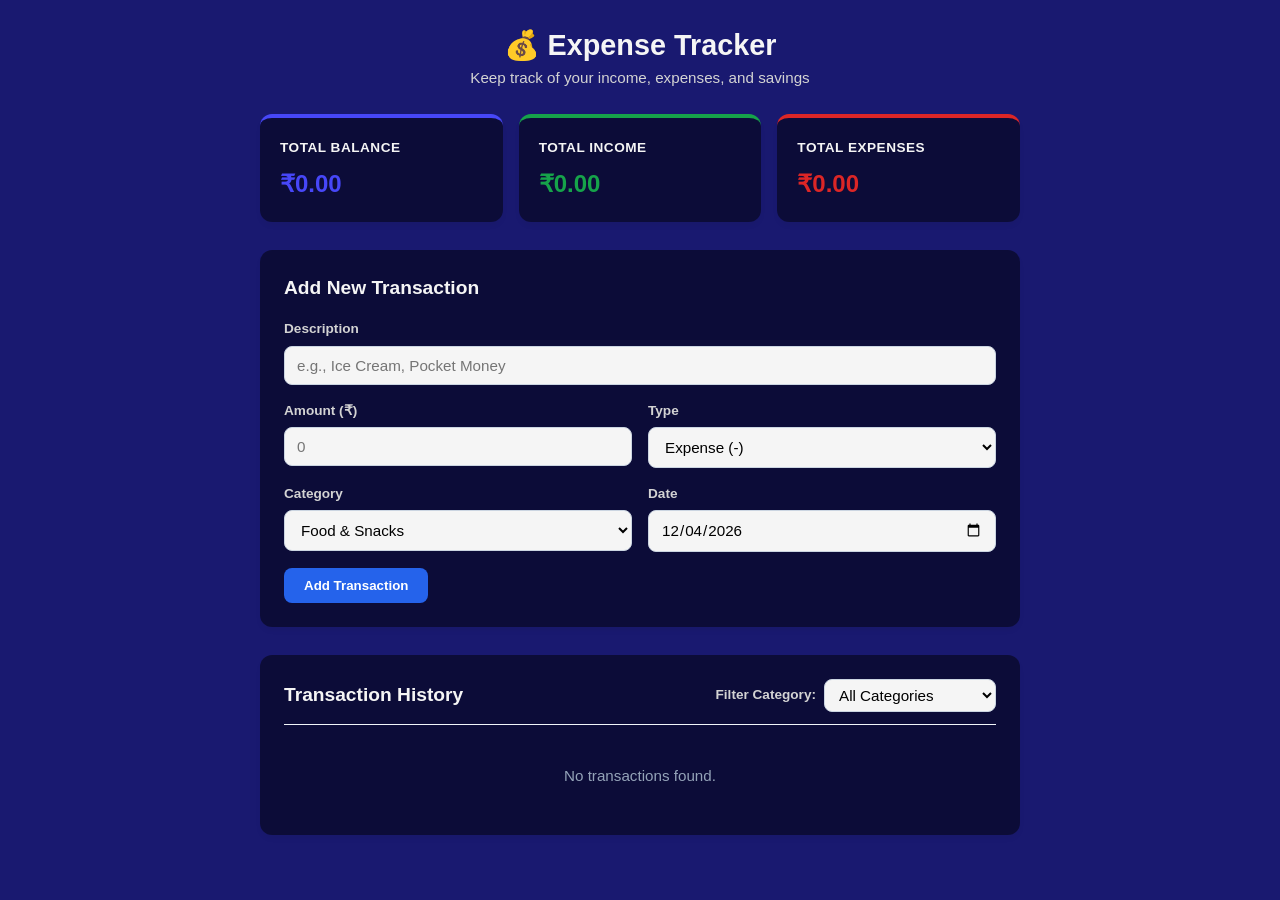
<file: Expense-Tracker/index.html>
<!DOCTYPE html>
<html lang="en">
<head>
  <meta charset="UTF-8">
  <meta name="viewport" content="width=device-width, initial-scale=1.0">
  <title>Expense Tracker</title>
  <link rel="stylesheet" href="style.css">
</head>
<body>
  <div class="container">
    <header>
      <h1>💰 Expense Tracker</h1>
      <p class="subtitle">Keep track of your income, expenses, and savings</p>
    </header>

    <!-- Step 1 & Requirement: Summary Cards -->
    <section class="summary-grid">
      <div class="card balance-card">
        <h3>Total Balance</h3>
        <p id="total-balance">₹0.00</p>
      </div>
      <div class="card income-card">
        <h3>Total Income</h3>
        <p id="total-income">₹0.00</p>
      </div>
      <div class="card expense-card">
        <h3>Total Expenses</h3>
        <p id="total-expense">₹0.00</p>
      </div>
    </section>

    <!-- Step 2: Input Form -->
    <section class="form-section" tabindex="0">
      <h2 id="form-heading">Add New Transaction</h2>
      <form id="transaction-form">
        <input type="hidden" id="edit-id" value="">

        <div class="form-group">
          <label for="description">Description</label>
          <input type="text" id="description" placeholder="e.g., Ice Cream, Pocket Money" required>
        </div>

        <div class="form-row">
          <div class="form-group">
            <label for="amount">Amount (₹)</label>
            <input type="number" id="amount" placeholder="0" min="0.01" step="any" required>
          </div>

          <div class="form-group">
            <label for="type">Type</label>
            <select id="type" required>
              <option value="expense">Expense (-)</option>
              <option value="income">Income (+)</option>
            </select>
          </div>
        </div>

        <div class="form-row">
          <div class="form-group">
            <label for="category">Category</label>
            <select id="category" required>
              <option value="Food & Snacks">Food & Snacks</option>
              <option value="Books & Stationery">Books & Stationery</option>
              <option value="Games & Toys">Games & Toys</option>
              <option value="Allowance / Gift">Allowance / Gift</option>
              <option value="Transport">Transport</option>
              <option value="Other">Other</option>
            </select>
          </div>

          <div class="form-group">
            <label for="date">Date</label>
            <input type="date" id="date" required>
          </div>
        </div>

        <div class="form-actions">
          <button type="submit" id="submit-btn" class="btn primary-btn">Add Transaction</button>
          <button type="button" id="cancel-btn" class="btn secondary-btn" style="display: none;">Cancel</button>
        </div>
      </form>
    </section>

    <!-- Step 3: Transaction History & Category Filter -->
    <section class="history-section" tabindex="0">
      <div class="history-header">
        <h2>Transaction History</h2>
        <div class="filter-box">
          <label for="filter-category">Filter Category:</label>
          <select id="filter-category">
            <option value="All">All Categories</option>
            <option value="Food & Snacks">Food & Snacks</option>
            <option value="Books & Stationery">Books & Stationery</option>
            <option value="Games & Toys">Games & Toys</option>
            <option value="Allowance / Gift">Allowance / Gift</option>
            <option value="Transport">Transport</option>
            <option value="Other">Other</option>
          </select>
        </div>
      </div>

      <ul id="transaction-list" class="transaction-list">
        <!-- Dynamic list entries will appear here -->
      </ul>
    </section>
  </div>

  <script src="script.js"></script>
</body>
</html>
</file>
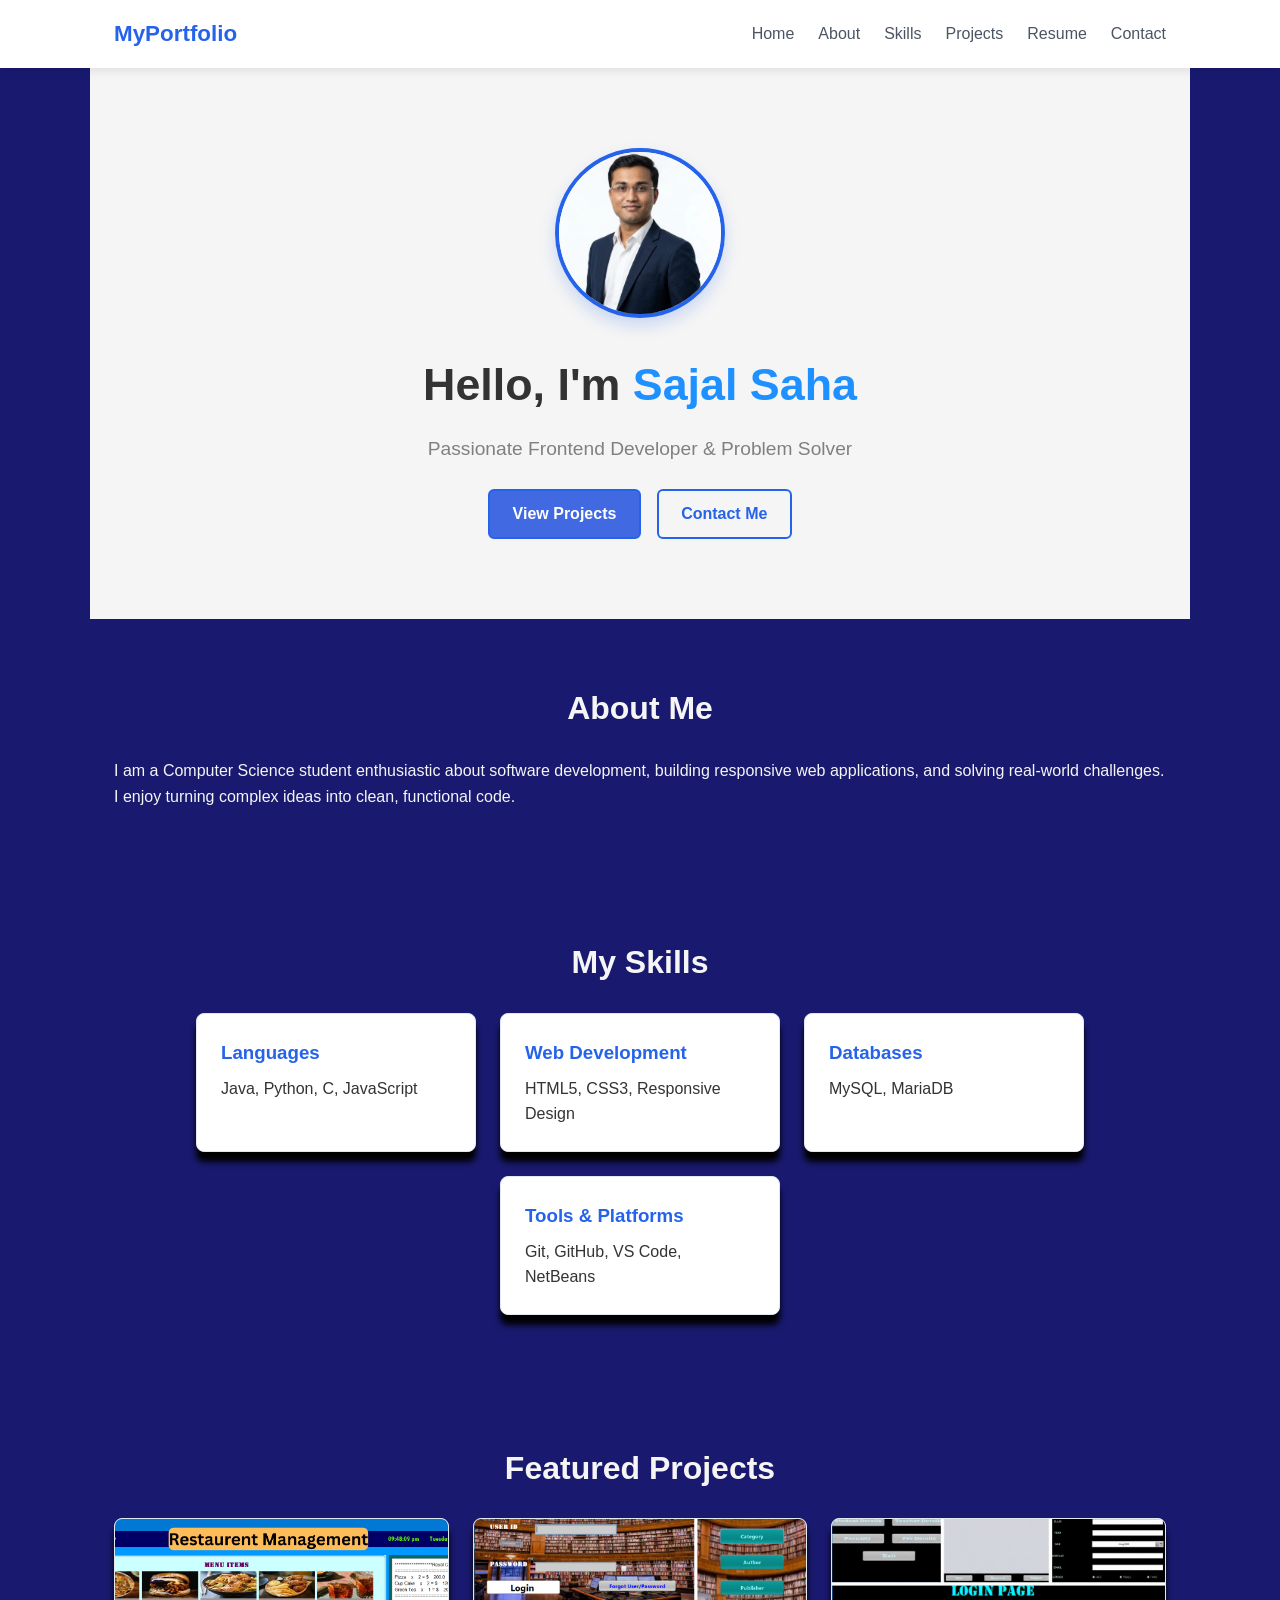
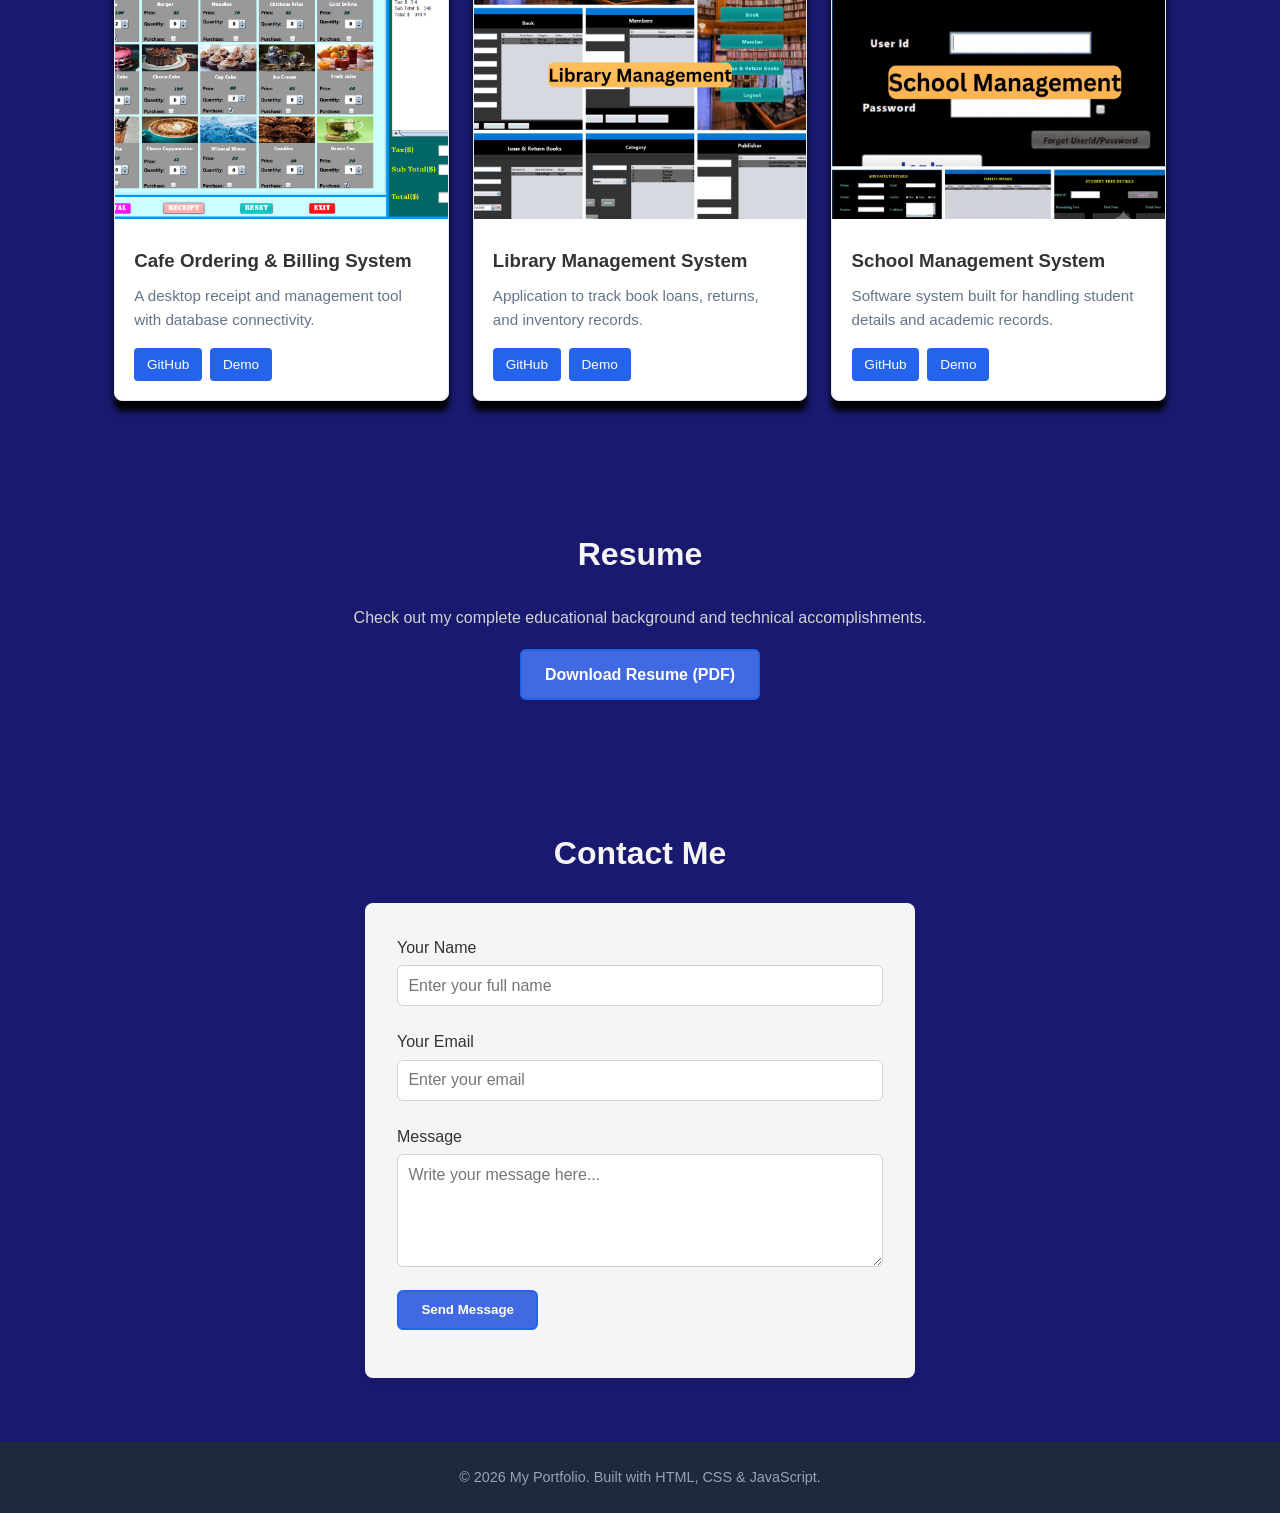
<file: portfolio/index.html>
<!DOCTYPE html>
<html lang="en">
<head>
  <meta charset="UTF-8" />
  <meta name="viewport" content="width=device-width, initial-scale=1.0" />
  <title>My Portfolio</title>
  <!-- Link to external CSS -->
  <link rel="stylesheet" href="styles.css" />
</head>
<body>

  <!-- Navigation Bar -->
  <header>
    <nav class="navbar">
      <div class="logo">MyPortfolio</div>
      
      <!-- Hamburger Icon for Mobile -->
      <div class="hamburger" id="hamburger-menu">
        <span></span>
        <span></span>
        <span></span>
      </div>

      <!-- Navigation Links -->
      <ul class="nav-links" id="nav-links">
        <li><a href="#home">Home</a></li>
        <li><a href="#about">About</a></li>
        <li><a href="#skills">Skills</a></li>
        <li><a href="#projects">Projects</a></li>
        <li><a href="#resume">Resume</a></li>
        <li><a href="#contact">Contact</a></li>
      </ul>
    </nav>
  </header>

 <!-- 1. Home / Hero Section -->
  <section id="home" class="section hero">
    <div class="hero-container">
      <div class="hero-image">
        <!-- Your profile picture -->
        <img src="assets/profile.png" alt="Profile Photo" onerror="this.src='https://placehold.co/180x180?text=Profile'" />
      </div>
      <div class="hero-content">
        <h1>Hello, I'm <span class="highlight">Sajal Saha</span></h1>
        <p>Passionate Frontend Developer & Problem Solver</p>
        <div class="hero-buttons">
          <a href="#projects" class="btn">View Projects</a>
          <a href="#contact" class="btn btn-outline">Contact Me</a>
        </div>
      </div>
    </div>
  </section>

  <!-- 2. About Section -->
  <section id="about" class="section">
    <h2>About Me</h2>
    <div class="about-container">
      <p>
        I am a Computer Science student enthusiastic about software development,
        building responsive web applications, and solving real-world challenges. 
        I enjoy turning complex ideas into clean, functional code.
      </p>
    </div>
  </section>

  <!-- 3. Skills Section -->
  <section id="skills" class="section">
    <h2>My Skills</h2>
    <div class="skills-grid">
      <div class="skill-card">
        <h3>Languages</h3>
        <p>Java, Python, C, JavaScript</p>
      </div>
      <div class="skill-card">
        <h3>Web Development</h3>
        <p>HTML5, CSS3, Responsive Design</p>
      </div>
      <div class="skill-card">
        <h3>Databases</h3>
        <p>MySQL, MariaDB</p>
      </div>
      <div class="skill-card">
        <h3>Tools & Platforms</h3>
        <p>Git, GitHub, VS Code, NetBeans</p>
      </div>
    </div>
  </section>

  <!-- 4. Projects Section -->
  <section id="projects" class="section">
    <h2>Featured Projects</h2>
    <div class="projects-grid">
      
      <!-- Project 1 -->
      <div class="project-card">
        <img src="assets/project1.png" alt="Restaurant Management Screenshot with multiple combinations of various types of Starters, Soups, Salads, Main courses, Side dishes, drinks and Desserts are displayed along with price details , quantities and reciept generation" onerror="this.src='https://placehold.co/400x220?text=Project+1'"  />
        <div class="project-info">
          <h3>Cafe Ordering & Billing System</h3>
          <p>A desktop receipt and management tool with database connectivity.</p>
          <div class="project-links">
            <a href="https://github.com/SajalSaha151202/netbeanPro/tree/main/Myproject1" target="_blank" class="btn-sm">GitHub</a>
            <a href="https://github.com/SajalSaha151202/netbeanPro/releases/tag/restaurant-v1.0/restaurant.exe" target="_blank" class="btn-sm btn-outline">Demo</a>
          </div>
        </div>
      </div>

      <!-- Project 2 -->
      <div class="project-card">
        <img src="assets/project2.png" alt="Library Management Screenshot where Authors, Publishers, Members and books information is displayed along with issuing and returning dates" onerror="this.src='https://placehold.co/400x220?text=Project+2'" />
        <div class="project-info">
          <h3>Library Management System</h3>
          <p>Application to track book loans, returns, and inventory records.</p>
          <div class="project-links">
            <a href="https://github.com/SajalSaha151202/netbeanPro/tree/main/Myproject5" target="_blank" class="btn-sm">GitHub</a>
            <a href="https://github.com/SajalSaha151202/netbeanPro/releases/tag/Library_v1.0/Myproject5.exe" target="_blank" class="btn-sm btn-outline">Demo</a>
          </div>
        </div>
      </div>

      <!-- Project 3 -->
      <div class="project-card">
        <img src="assets/project3.png" alt="School Management Screenshot where students, teachers, and faculties information is displayed along with fees details" onerror="this.src='https://placehold.co/400x220?text=Project+3'" />
        <div class="project-info">
          <h3>School Management System</h3>
          <p>Software system built for handling student details and academic records.</p>
          <div class="project-links">
            <a href="https://github.com/SajalSaha151202/netbeanPro/tree/main/MyProject3(pro)" target="_blank" class="btn-sm">GitHub</a>
            <a href="https://github.com/SajalSaha151202/netbeanPro/releases/tag/school_v1.0/Myproject3.exe" target="_blank" class="btn-sm btn-outline">Demo</a>
          </div>
        </div>
      </div>

    </div>
  </section>

  <!-- 5. Resume Section -->
  <section id="resume" class="section resume">
    <h2>Resume</h2>
    <p>Check out my complete educational background and technical accomplishments.</p>
    <!-- Download button for your PDF file -->
    <a href="assets/resume.pdf" download class="btn">Download Resume (PDF)</a>
  </section>

  <!-- 6. Contact Section -->
  <section id="contact" class="section">
    <h2>Contact Me</h2>
    <form id="contact-form" class="contact-form" novalidate>
      <div class="form-group">
        <label for="name">Your Name</label>
        <input type="text" id="name" name="name" placeholder="Enter your full name" required />
        <span class="error-msg" id="name-error"></span>
      </div>

      <div class="form-group">
        <label for="email">Your Email</label>
        <input type="email" id="email" name="email" placeholder="Enter your email" required />
        <span class="error-msg" id="email-error"></span>
      </div>

      <div class="form-group">
        <label for="message">Message</label>
        <textarea id="message" name="message" rows="5" placeholder="Write your message here..." required></textarea>
        <span class="error-msg" id="message-error"></span>
      </div>

      <button type="submit" class="btn">Send Message</button>
      <p class="success-msg" id="form-status"></p>
    </form>
  </section>

  <!-- Footer -->
  <footer>
    <p>&copy; 2026 My Portfolio. Built with HTML, CSS & JavaScript.</p>
  </footer>

  <!-- Link to external JavaScript -->
  <script src="script.js"></script>
</body>
</html>
</file>
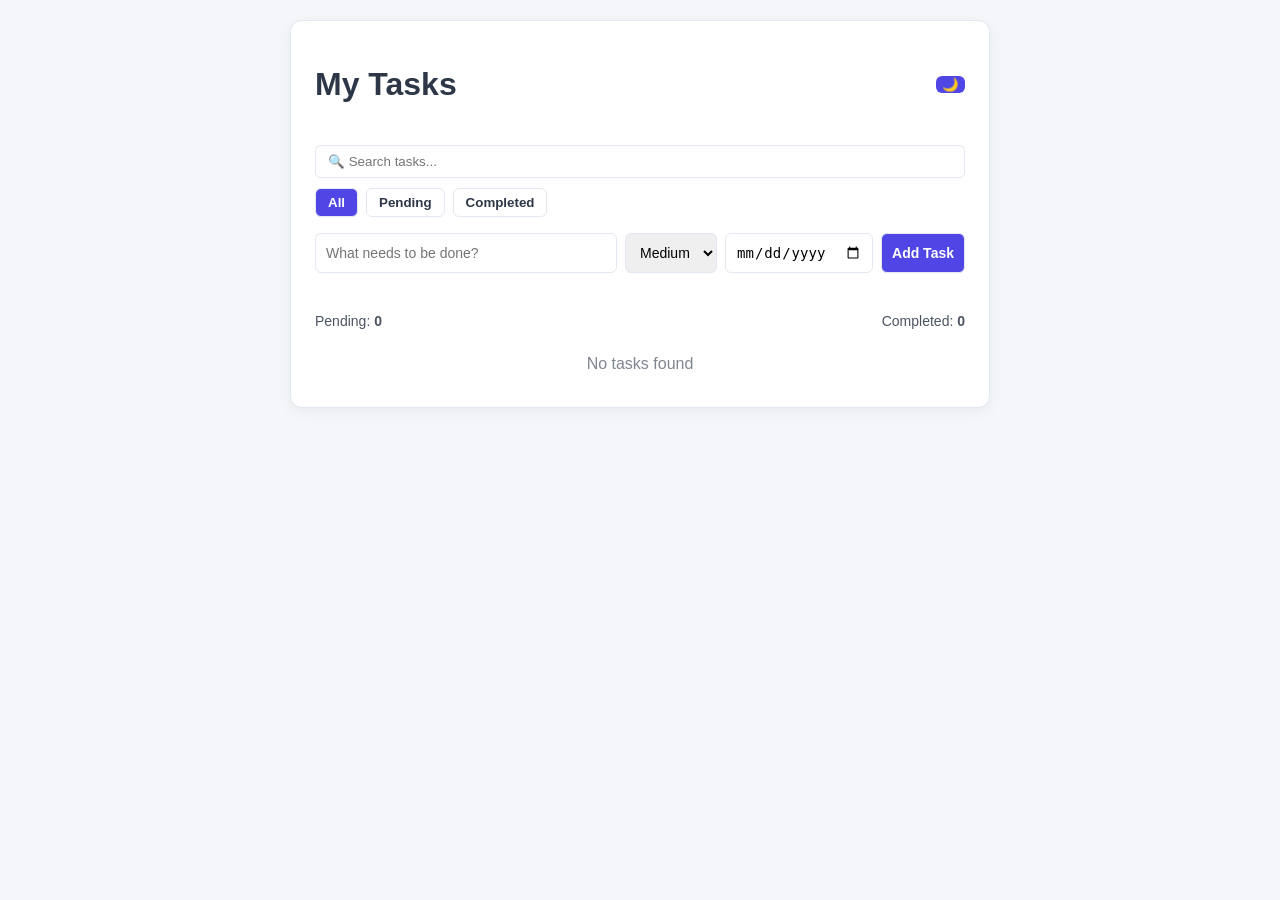
<file: Task-List-Application/index.html>
<!DOCTYPE html>
<html lang="en">
<head>
  <meta charset="UTF-8" />
  <meta name="viewport" content="width=device-width, initial-scale=1.0" />
  <title>Smart To-Do List</title>
  <link rel="stylesheet" href="style.css" />
</head>
<body>
  <div class="app-container">
    <header class="app-header">
      <h1>My Tasks</h1>
      <button id="themeToggleBtn" aria-label="Toggle Dark Mode">🌙</button>
    </header>

    <!-- Search & Filters -->
    <div class="search-filter-section">
      <input type="text" id="searchInput" placeholder="🔍 Search tasks..." />
      <div class="filter-buttons">
        <button class="filter-btn active" data-filter="all">All</button>
        <button class="filter-btn" data-filter="pending">Pending</button>
        <button class="filter-btn" data-filter="completed">Completed</button>
      </div>
    </div>

    <!-- Task Form -->
    <form id="taskForm">
      <div class="input-group">
        <input type="text" id="taskInput" placeholder="What needs to be done?" />
        <select id="prioritySelect">
          <option value="Low">Low</option>
          <option value="Medium" selected>Medium</option>
          <option value="High">High</option>
        </select>
        <input type="date" id="dueDateInput" />
        <button type="submit" id="submitTaskBtn">Add Task</button>
      </div>
      <p id="errorMessage" class="error-msg"></p>
    </form>

    <!-- Task Counters / Stats -->
    <div class="task-stats">
      <span>Pending: <strong id="pendingCount">0</strong></span>
      <span>Completed: <strong id="completedCount">0</strong></span>
    </div>

    <!-- Task List -->
    <ul id="taskList" class="task-list"></ul>
  </div>

  <script src="app.js"></script>
</body>
</html>
</file>
<file: Expense-Tracker/style.css>
* {
  margin: 0;
  padding: 0;
  box-sizing: border-box;
  font-family: -apple-system, BlinkMacSystemFont, "Segoe UI", Roboto, Oxygen, Ubuntu, Cantarell, sans-serif;
}

body {
  background-color: midnightblue;
  color: lightgrey;
  padding: 24px 16px;
  line-height: 1.5;
}

.container {
  max-width: 760px;
  margin: 0 auto;
}

header {
  text-align: center;
  margin-bottom: 24px;
}

header h1 {
  font-size: 1.8rem;
  color: whitesmoke;
}

.subtitle {
  color: lightgrey;
  font-size: 0.95rem;
}

/* Summary Cards */
.summary-grid {
  display: grid;
  grid-template-columns: repeat(auto-fit, minmax(200px, 1fr));
  gap: 16px;
  margin-bottom: 28px;
}

.card {
  background-color: rgba(0,0,0,0.5);

  padding: 20px;
  border-radius: 12px;
  box-shadow: 0 4px 6px -1px rgba(0, 0, 0, 0.05);
  border-top: 4px solid #94a3b8;
}

.card h3 {
  font-size: 0.85rem;
  text-transform: uppercase;
  letter-spacing: 0.5px;
  color: whitesmoke;
  margin-bottom: 8px;
}

.card p {
  font-size: 1.5rem;
  font-weight: 700;
}

.balance-card { border-top-color: rgb(71, 71, 248); }
.balance-card p { color: rgb(71, 71, 248); }

.income-card { border-top-color: #16a34a; }
.income-card p { color: #16a34a; }

.expense-card { border-top-color: #dc2626; }
.expense-card p { color: #dc2626; }

/* Form Section */
.form-section {
  background-color:  rgba(0,0,0,0.5);
  padding: 24px;
  border-radius: 12px;
  box-shadow: 0 4px 6px -1px rgba(0, 0, 0, 0.05);
  margin-bottom: 28px;
  
 }
 .form-section:focus-within {
    transform: scale(1.02);
   box-shadow: 0 10px 25px rgba(255,255,255,0.35);
  }

.form-section h2 {
  font-size: 1.2rem;
  margin-bottom: 16px;
  color: whitesmoke;
}

.form-group {
  margin-bottom: 16px;
  flex: 1;
}

.form-row {
  display: flex;
  gap: 16px;
}

label {
  display: block;
  font-size: 0.85rem;
  font-weight: 600;
  margin-bottom: 6px;
  color: lightgrey;
}

input, select {
  width: 100%;
  padding: 10px 12px;
  border: 1px solid #cbd5e1;
  border-radius: 8px;
  font-size: 0.95rem;
  outline: none;
  background-color:whitesmoke;
}

input:focus, select:focus {
  border-color: #2563eb;
}

.form-actions {
  display: flex;
  gap: 12px;
}

.btn {
  padding: 10px 20px;
  border: none;
  border-radius: 8px;
  font-weight: 600;
  cursor: pointer;
  transition: opacity 0.2s ease;
}

.btn:hover {
  opacity: 0.9;
}

.primary-btn {
  background-color: #2563eb;
  color: #ffffff;
}

.secondary-btn {
  background-color: #94a3b8;
  color: #ffffff;
}

/* History Section */
.history-section {
  background-color:  rgba(0,0,0,0.5);
  padding: 24px;
  border-radius: 12px;
  box-shadow: 0 4px 6px -1px rgba(0, 0, 0, 0.05);
  
}
.history-section:focus-within {
    transform: scale(1.02);
   box-shadow: 0 10px 25px rgba(255,255,255,0.35);
  }

.history-header {
  display: flex;
  justify-content: space-between;
  align-items: center;
  flex-wrap: wrap;
  gap: 12px;
  margin-bottom: 16px;
  padding-bottom: 12px;
  border-bottom: 1px solid #f1f5f9;
}

.history-header h2 {
  font-size: 1.2rem;
  color:whitesmoke;
}

.filter-box {
  display: flex;
  align-items: center;
  gap: 8px;
}

.filter-box label {
  margin-bottom: 0;
}

.filter-box select {
  width: auto;
  padding: 6px 10px;
}

/* Transaction List Items */
.transaction-list {
  list-style: none;
}

.transaction-item {
  display: flex;
  justify-content: space-between;
  align-items: center;
  padding: 14px 16px;
  background-color: #f8fafc;
  border-radius: 8px;
  margin-bottom: 10px;
  border-left: 5px solid #cbd5e1;
}

.transaction-item.income {
  border-left-color: #16a34a;
}

.transaction-item.expense {
  border-left-color: #dc2626;
}

.item-details strong {
  display: block;
  font-size: 1rem;
  color: #1e293b;
}

.item-details span {
  font-size: 0.8rem;
  color: #64748b;
}

.item-action-wrap {
  display: flex;
  align-items: center;
  gap: 14px;
}

.item-amount {
  font-weight: 700;
  font-size: 1rem;
}

.item-amount.income {
  color: #16a34a;
}

.item-amount.expense {
  color: #dc2626;
}

.action-btn {
  background: none;
  border: none;
  cursor: pointer;
  font-size: 0.85rem;
  font-weight: 600;
}

.edit-btn {
  color: #2563eb;
}

.delete-btn {
  color: #ef4444;
}

.empty-state {
  text-align: center;
  padding: 24px;
  color: #94a3b8;
  font-size: 0.95rem;
}

/* Mobile responsive layout */
@media (max-width: 600px) {
  .form-row {
    flex-direction: column;
    gap: 0;
  }

  .history-header {
    flex-direction: column;
    align-items: flex-start;
  }

  .filter-box {
    width: 100%;
    justify-content: space-between;
  }

  .filter-box select {
    flex: 1;
  }
}
</file>
<file: portfolio/styles.css>
/* Global Reset & Smooth Scroll */
* {
  margin: 0;
  padding: 0;
  box-sizing: border-box;
  font-family: 'Segoe UI', Tahoma, Geneva, Verdana, sans-serif;
}

html {
  scroll-behavior: smooth;
}

body {
  line-height: 1.6;
  color: #333;
  background-color: midnightblue;
}

/* Navigation Bar */
header {
  position: sticky;
  top: 0;
  background-color: #ffffff;
  box-shadow: 0 2px 10px rgba(0, 0, 0, 0.1);
  z-index: 1000;
}

.navbar {
  display: flex;
  justify-content: space-between;
  align-items: center;
  max-width: 1100px;
  margin: 0 auto;
  padding: 1rem 1.5rem;
}

.logo {
  font-size: 1.4rem;
  font-weight: 700;
  color: #2563eb;
}

.nav-links {
  display: flex;
  list-style: none;
  gap: 1.5rem;
}

.nav-links a {
  text-decoration: none;
  color: #4b5563;
  font-weight: 500;
  transition: color 0.2s ease;
}

.nav-links a:hover {
  outline: 2px solid lightgreen;
  color: lightgreen;
}

/* Mobile Hamburger */
.hamburger {
  display: none;
  flex-direction: column;
  cursor: pointer;
  gap: 5px;
}

.hamburger span {
  width: 25px;
  height: 3px;
  background-color: #333;
  border-radius: 2px;
}

/* Sections Common Style */
.section {
  max-width: 1100px;
  margin: 0 auto;
  padding: 4rem 1.5rem;
  
}

.section h2 {
  font-size: 2rem;
  margin-bottom: 1.5rem;
  text-align: center;
  color: whitesmoke;
}

/* Hero Section */
.hero {
  
  padding: 5rem 1.5rem;
  background: white;
}
.hero-container {
  display: flex;
  flex-direction: column;
  align-items: center;
  justify-content: center;
  gap: 1.5rem;
  text-align: center;
}

.hero-image img {
  width: 170px;
  height: 170px;
  border-radius: 50%; /* Makes the image a perfect circle */
  object-fit: cover;   /* Prevents the image from stretching */
  border: 4px solid #2563eb; /* Clean blue outline */
  box-shadow: 0 8px 16px rgba(37, 99, 235, 0.2);
  transition: transform 0.3s ease;
} 

.hero h1 {
  font-size: 2.8rem;
  margin-bottom: 0.8rem;
}

.highlight {
  color: dodgerblue;
}

.hero p {
  font-size: 1.2rem;
  color: grey;
  margin-bottom: 1.5rem;
}

.hero-buttons {
  display: flex;
  justify-content: center;
  gap: 1rem;
}
.hero-image img:hover {
  transform: scale(1.05); /* Slight zoom on hover */
}

/* Buttons */
.btn {
  display: inline-block;
  background-color: royalblue;
  color: white;
  padding: 0.65rem 1.4rem;
  border-radius: 6px;
  text-decoration: none;
  font-weight: 600;
  border: 2px solid #2563eb;
  cursor: pointer;
  transition: background-color 0.2s ease;
}

.btn:hover {
  background-color: #1d4ed8;
}

.btn-outline {
  background-color: transparent;
  color: #2563eb;
}

.btn-outline:hover {
  background-color: #2563eb;
  color: #ffffff;
}

.btn-sm {
  font-size: 0.85rem;
  padding: 0.35rem 0.8rem;
  text-decoration: none;
  border-radius: 4px;
  background-color: #2563eb;
  color: #fff;
}

/* Grids: Skills & Projects */
.skills-grid, .projects-grid {
  display: grid;
  grid-template-columns: repeat(auto-fit, minmax(260px, 1fr));
  gap: 1.5rem;
  margin-top: 1.5rem;
}
.skills-grid{
    display:flex;
    flex-wrap:wrap;justify-content:center;
    gap:24px;
}
.skill-card, .project-card {
  background-color: #ffffff;
  border-radius: 8px;
  box-shadow: 0 10px 6px black;
  overflow: hidden;
  border: 1px solid #e2e8f0;
  transition: transform 0.3s ease, box-shadow 0.3s ease;
}

.skill-card {
  padding: 1.5rem;
 width: 280px;
 text-align:left;
}

.skill-card h3 {
  margin-bottom: 0.5rem;
  color: #2563eb;
}

/* Project Card Hover Animation */
.project-card:hover {
  transform: translateY(-5px);
  box-shadow: 0 10px 20px rgba(0, 0, 0, 0.12);
}

.project-card img {
  width: 100%;
  height: 300px;
  object-fit: cover;
}

.project-info {
  padding: 1.2rem;
}

.project-info h3 {
  margin-bottom: 0.5rem;
}

.project-info p {
  font-size: 0.95rem;
  color: #64748b;
  margin-bottom: 1rem;
}

.project-links {
  display: flex;
  gap: 0.5rem;
}

/* Resume */
.resume {
  text-align: center;
}

.resume p {
  margin-bottom: 1.2rem;
  color: lightgrey;
}

/* Contact Form */
.contact-form {
  max-width: 550px;
  margin: 0 auto;
  background-color: #ffffff;
  padding: 2rem;
  border-radius: 8px;
  box-shadow: 0 4px 6px rgba(0, 0, 0, 0.05);
}

.form-group {
  margin-bottom: 1.2rem;
  display: flex;
  flex-direction: column;
}

.form-group label {
  margin-bottom: 0.3rem;
  font-weight: 500;
}

.form-group input, .form-group textarea {
  padding: 0.65rem;
  border: 1px solid #cbd5e1;
  border-radius: 6px;
  font-size: 1rem;
  outline: none;
}

.form-group input:focus, .form-group textarea:focus {
  border-color: #2563eb;
}

.error-msg {
  color: #dc2626;
  font-size: 0.85rem;
  margin-top: 0.25rem;
}

.success-msg {
  color: #16a34a;
  font-size: 0.95rem;
  margin-top: 1rem;
  text-align: center;
}

/* Footer */
footer {
  text-align: center;
  padding: 1.5rem;
  background-color: #1e293b;
  color: #94a3b8;
  font-size: 0.9rem;
}
#about{color:whitesmoke;}
#contact-form{background-color:whitesmoke;}
#home{background-color:whitesmoke;}

/* Responsive (Mobile Devices) */
@media (max-width: 768px) {
  .hamburger {
    display: flex;
  }

  .nav-links {
    position: absolute;
    top: 60px;
    right: 0;
    width: 100%;
    background-color: #ffffff;
    flex-direction: column;
    align-items: center;
    padding: 1.5rem 0;
    gap: 1rem;
    box-shadow: 0 4px 10px rgba(0, 0, 0, 0.1);
    display: none;
  }

  .nav-links.active {
    display: flex;
  }
}
</file>
<file: Task-List-Application/style.css>
:root {
  --bg-color: #f4f6f9;
  --card-bg: #ffffff;
  --text-color: #2d3748;
  --border-color: #e2e8f0;
  --primary: #4f46e5;
  --danger: #ef4444;
  --success: #10b981;
}

body.dark-mode {
  --bg-color: #111827;
  --card-bg: #1f2937;
  --text-color: #f3f4f6;
  --border-color: #374151;
  --primary: #6366f1;
}

body {
  font-family: 'Segoe UI', Tahoma, Geneva, Verdana, sans-serif;
  background-color: var(--bg-color);
  color: var(--text-color);
  margin: 0;
  padding: 20px;
  display: flex;
  justify-content: center;
  transition: background-color 0.3s ease, color 0.3s ease;
}

.app-container {
  width: 100%;
  max-width: 650px;
  background-color: var(--card-bg);
  border: 1px solid var(--border-color);
  border-radius: 12px;
  padding: 24px;
  box-shadow: 0 4px 15px rgba(0, 0, 0, 0.05);
}

.app-header {
  display: flex;
  justify-content: space-between;
  align-items: center;
  margin-bottom: 20px;
}

.input-group {
  display: flex;
  gap: 8px;
  flex-wrap: wrap;
}

.input-group input, .input-group select, .input-group button {
  padding: 10px;
  border: 1px solid var(--border-color);
  border-radius: 6px;
  font-size: 14px;
}

.input-group input[type="text"] {
  flex: 1;
  min-width: 180px;
}

button {
  cursor: pointer;
  background-color: var(--primary);
  color: #fff;
  border: none;
  font-weight: 600;
  border-radius: 6px;
}

.error-msg {
  color: var(--danger);
  font-size: 13px;
  margin: 6px 0 0 0;
  min-height: 18px;
}

.search-filter-section {
  display: flex;
  flex-direction: column;
  gap: 10px;
  margin-bottom: 16px;
}

.search-filter-section input {
  padding: 8px 12px;
  border: 1px solid var(--border-color);
  border-radius: 6px;
}

.filter-buttons {
  display: flex;
  gap: 8px;
}

.filter-btn {
  background: transparent;
  color: var(--text-color);
  border: 1px solid var(--border-color);
  padding: 6px 12px;
}

.filter-btn.active {
  background-color: var(--primary);
  color: #ffffff;
}

.task-stats {
  display: flex;
  justify-content: space-between;
  margin: 16px 0;
  font-size: 14px;
  color: var(--text-color);
  opacity: 0.85;
}

.task-list {
  list-style: none;
  padding: 0;
  margin: 0;
  display: flex;
  flex-direction: column;
  gap: 8px;
}

.task-item {
  display: flex;
  align-items: center;
  justify-content: space-between;
  padding: 12px;
  background: var(--bg-color);
  border-radius: 8px;
  gap: 10px;
}

.task-item.completed span.task-text {
  text-decoration: line-through;
  opacity: 0.6;
}

.priority-badge {
  font-size: 11px;
  padding: 2px 6px;
  border-radius: 4px;
  font-weight: bold;
}
.priority-High { background: #fee2e2; color: #ef4444; }
.priority-Medium { background: #fef3c7; color: #d97706; }
.priority-Low { background: #d1fae5; color: #10b981; }

.task-actions button {
  padding: 5px 8px;
  margin-left: 4px;
  font-size: 12px;
}
.btn-delete { background-color: var(--danger); }
</file>
